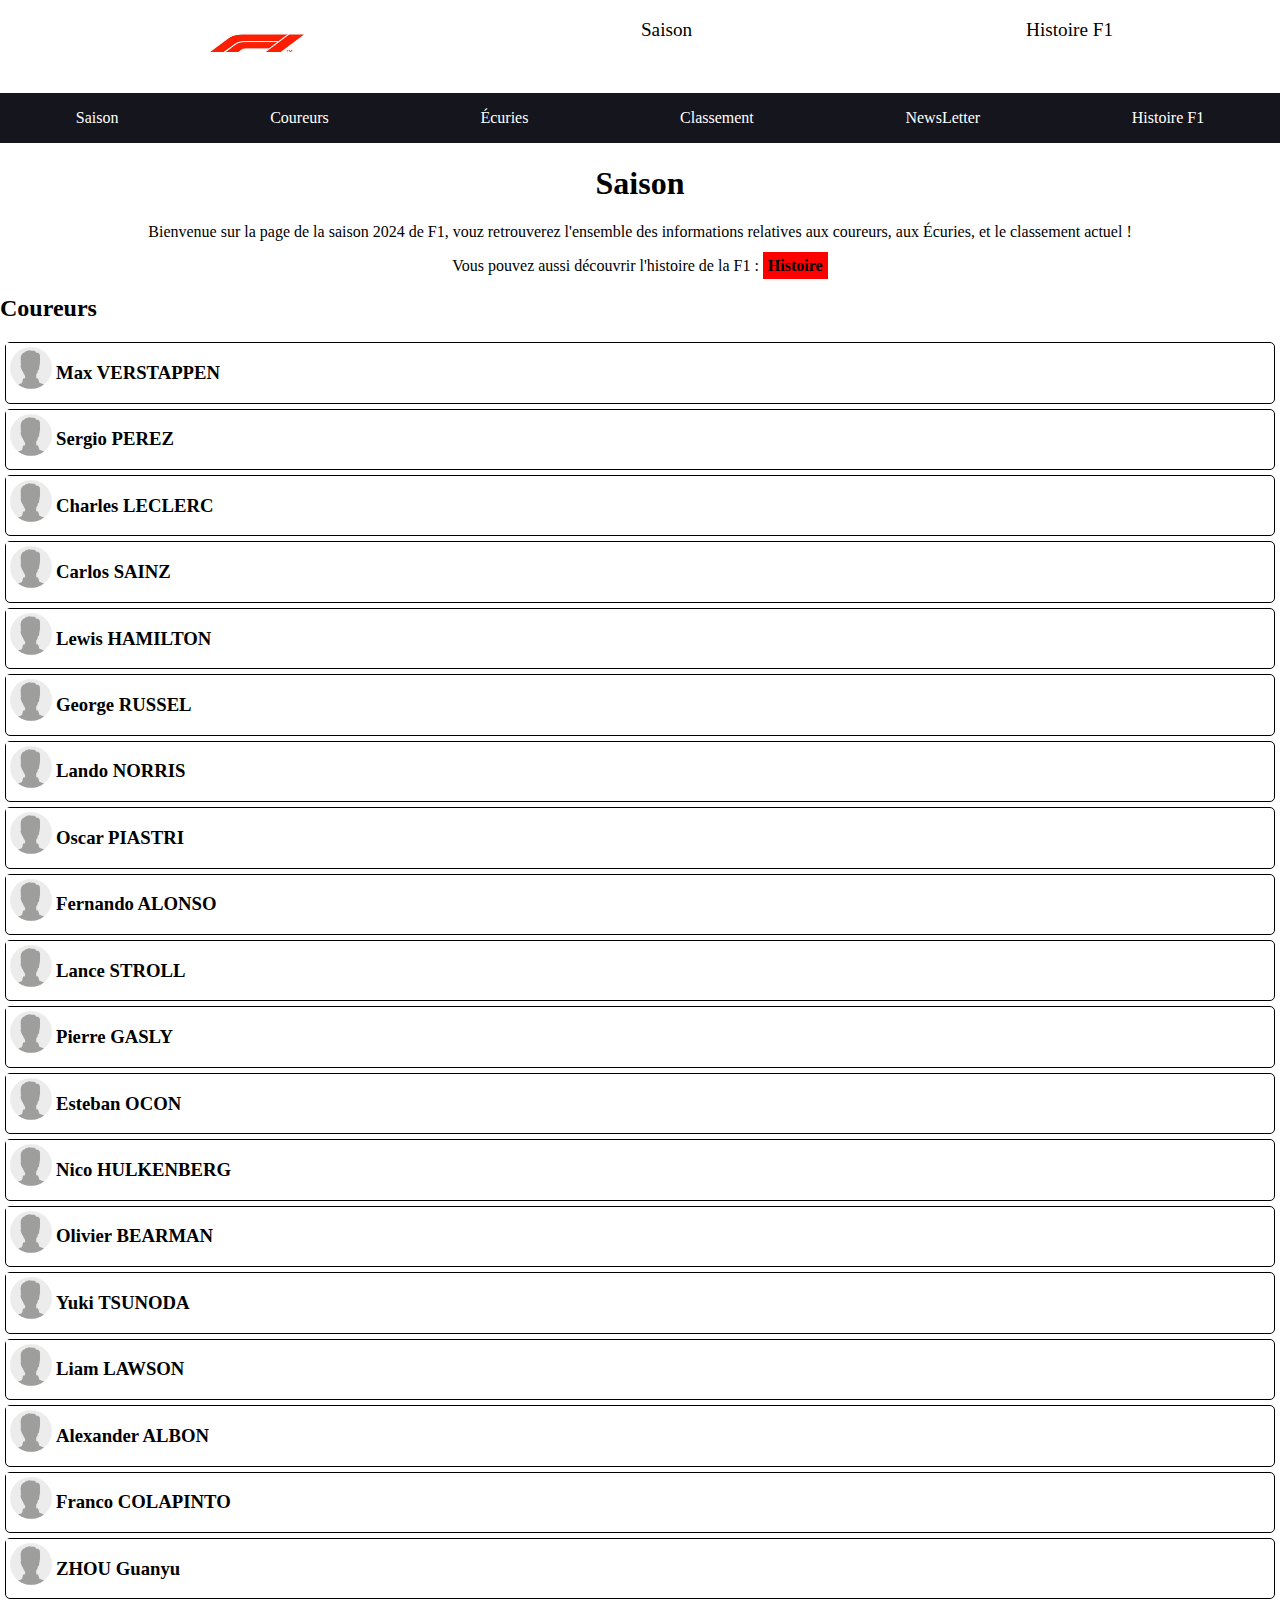
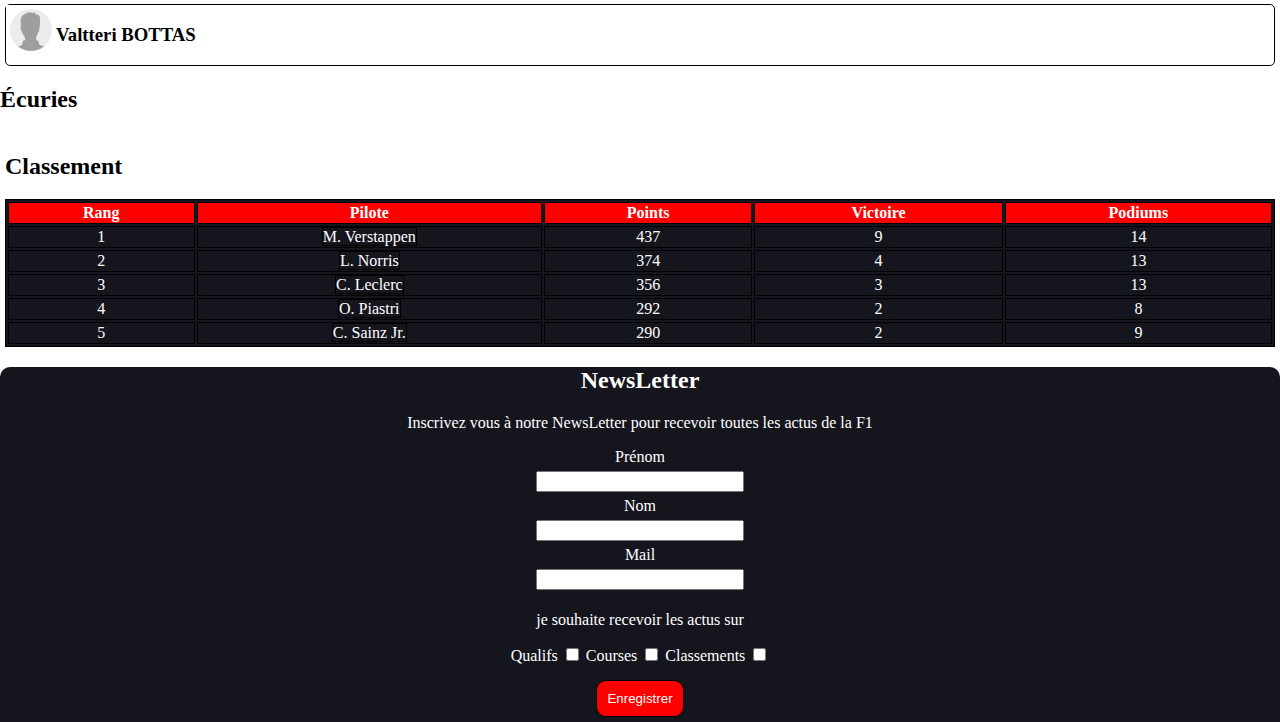
<file: Index.html>
<!DOCTYPE html>
<html lang="fr">
    <head>
        <meta charset="utf-8">
        <title>Communauté - F1 Mag</title>
        <link rel="stylesheet" type="text/css" href="assets/css/style.css">
    </head>
    <body>
        <header>
            <nav><!--Display none pour tel-->
                <ul>
                    <li><img src="assets/images/logof1.jpg" id="logo" alt="logo"></li>
                    <li><a href="Index.html">Saison</a></li>
                    <li><a href="Histoire.html">Histoire F1</a></li>
                </ul>
            </nav>
        </header>

        <nav>
            <!--Sur le coté pour ordi et en haut pour tel -->
            <a href="#saison">Saison</a>
            <a href="#coureurs">Coureurs</a>
            <a href="#ecuries">Écuries</a>
            <a href="#classment">Classement</a>
            <a href="#News">NewsLetter</a>
            <a href="Histoire.html">Histoire F1</a>
        </nav>

        <section class="acceuil" id="saison">
            <h1>Saison</h1>
            <p>Bienvenue sur la page de la saison 2024 de F1, vouz retrouverez
                l'ensemble des informations relatives aux coureurs, aux Écuries,
                et le classement actuel !
            </p>
            <p>Vous pouvez aussi découvrir l'histoire de la F1 : <a href="Histoire.html"><strong>Histoire</strong></a></p>
        </section>
        
        <section id="coureurs">
            <h2>Coureurs</h2>
            <div id="verstappen">
                <img src="assets/images/Test.jpg" alt="image coureurs">
                <h3>Max VERSTAPPEN</h3>
                <!--on met un lien vers leurs écuries-->
                <p></p>
            </div>
            <div id="perez">
                <img src="assets/images/Test.jpg" alt="image coureurs">
                <h3>Sergio PEREZ</h3>
                <!--on met un lien vers leurs écuries-->
                <p></p>
            </div>
            <div id="charles">
                <img src="assets/images/Test.jpg" alt="image coureurs">
                <h3>Charles LECLERC</h3>
                <!--on met un lien vers leurs écuries-->
                <p></p>
            </div>
            <div id="sainz">
                <img src="assets/images/Test.jpg" alt="image coureurs">
                <h3>Carlos SAINZ</h3>
                <!--on met un lien vers leurs écuries-->
                <p></p>
            </div>
            <div id="hamilton">
                <img src="assets/images/Test.jpg" alt="image coureurs">
                <h3>Lewis HAMILTON</h3>
                <!--on met un lien vers leurs écuries-->
                <p></p>
            </div>
            <div id="russel">
                <img src="assets/images/Test.jpg" alt="image coureurs">
                <h3>George RUSSEL</h3>
                <!--on met un lien vers leurs écuries-->
                <p></p>
            </div>
            <div id="norris">
                <img src="assets/images/Test.jpg" alt="image coureurs">
                <h3>Lando NORRIS</h3>
                <!--on met un lien vers leurs écuries-->
                <p></p>
            </div>
            <div id="piastri">
                <img src="assets/images/Test.jpg" alt="image coureurs">
                <h3>Oscar PIASTRI</h3>
                <!--on met un lien vers leurs écuries-->
                <p></p>
            </div>
            <div id="alonso">
                <img src="assets/images/Test.jpg" alt="image coureurs">
                <h3>Fernando ALONSO</h3>
                <!--on met un lien vers leurs écuries-->
                <p></p>
            </div>
            <div id="stroll">
                <img src="assets/images/Test.jpg" alt="image coureurs">
                <h3>Lance STROLL</h3>
                <!--on met un lien vers leurs écuries-->
                <p></p>
            </div>
            <div id="gasly">
                <img src="assets/images/Test.jpg" alt="image coureurs">
                <h3>Pierre GASLY</h3>
                <!--on met un lien vers leurs écuries-->
                <p></p>
            </div>
            <div id="ocon">
                <img src="assets/images/Test.jpg" alt="image coureurs">
                <h3>Esteban OCON</h3>
                <!--on met un lien vers leurs écuries-->
                <p></p>
            </div>
            <div id="hulkenberg">
                <img src="assets/images/Test.jpg" alt="image coureurs">
                <h3>Nico HULKENBERG</h3>
                <!--on met un lien vers leurs écuries-->
                <p></p>
            </div>
            <div id="bearman">
                <img src="assets/images/Test.jpg" alt="image coureurs">
                <h3>Olivier BEARMAN</h3>
                <!--on met un lien vers leurs écuries-->
                <p></p>
            </div>
            <div id="tsunoda">
                <img src="assets/images/Test.jpg" alt="image coureurs">
                <h3>Yuki TSUNODA</h3>
                <!--on met un lien vers leurs écuries-->
                <p></p>
            </div>
            <div id="lawson">
                <img src="assets/images/Test.jpg" alt="image coureurs">
                <h3>Liam LAWSON</h3>
                <!--on met un lien vers leurs écuries-->
                <p></p>
            </div>
            <div id="albon">
                <img src="assets/images/Test.jpg" alt="image coureurs">
                <h3>Alexander ALBON</h3>
                <!--on met un lien vers leurs écuries-->
                <p></p>
            </div>
            <div id="colapinto">
                <img src="assets/images/Test.jpg" alt="image coureurs">
                <h3>Franco COLAPINTO</h3>
                <!--on met un lien vers leurs écuries-->
                <p></p>
            </div>
            <div id="zhou">
                <img src="assets/images/Test.jpg" alt="image coureurs">
                <h3>ZHOU Guanyu</h3>
                <!--on met un lien vers leurs écuries-->
                <p></p>
            </div>
            <div id="bottas">
                <img src="assets/images/Test.jpg" alt="image coureurs">
                <h3>Valtteri BOTTAS</h3>
                <!--on met un lien vers leurs écuries-->
                <p></p>
            </div>
        </section>

        <section id="ecuries">
            <h2>Écuries</h2>
            <!-- test d'écrire "table>tr>td" et fait tab -->
        </section>

        <section id="classement">
            <h2>Classement</h2>
            <!-- test d'écrire "table>tr>td" et fait tab -->
            <table>
                <tr>
                    <th>Rang</th> <th>Pilote</th> <th>Points</th> <th>Victoire</th> <th>Podiums</th>
                </tr>
                <tr>
                    <td>1</td>
                    <td><a href="#verstappen">M. Verstappen</a></td>
                    <td>437</td>
                    <td>9</td>
                    <td>14</td>
                </tr>
                <tr>
                    <td>2</td>
                    <td><a href="#norris">L. Norris</a></td>
                    <td>374</td>
                    <td>4</td>
                    <td>13</td>
                </tr>
                <tr>
                    <td>3</td>
                    <td><a href="#charles">C. Leclerc</a></td>
                    <td>356</td>
                    <td>3</td>
                    <td>13</td>
                </tr>
                <tr>
                    <td>4</td>
                    <td><a href="#piastri">O. Piastri</a></td>
                    <td>292</td>
                    <td>2</td>
                    <td>8</td>
                </tr>
                <tr>
                    <td>5</td>
                    <td><a href="#sainz">C. Sainz Jr.</a></td>
                    <td>290</td>
                    <td>2</td>
                    <td>9</td>
                </tr>
            </table>
        </section>

        <footer id="News">
            <h2>NewsLetter</h2>
            <p>Inscrivez vous à notre NewsLetter pour recevoir toutes les actus de la F1</p>
            <form action="https://perso.liris.cnrs.fr/pierre-antoine.champin/enseignement/intro-web/_static/formproc/debug">
                <label>Prénom</label> <input name="informations" type="text">
                <label>Nom</label> <input name="informations" type="text">
                <label>Mail</label> <input name="informations" type="text">

                <p>je souhaite recevoir les actus sur</p>
                <div>
                <label>Qualifs
                <input type="checkbox" name="NewsQualifs">
                </label>
                <label>Courses
                <input type="checkbox" name="NewsCourses">
                </label>
                <label>Classements
                <input type="checkbox" name="NewsClassements">
                </label>
                </div>
                <button type="submit">Enregistrer</button>
            </form>
        </footer>
    </body>
</html>
</file>
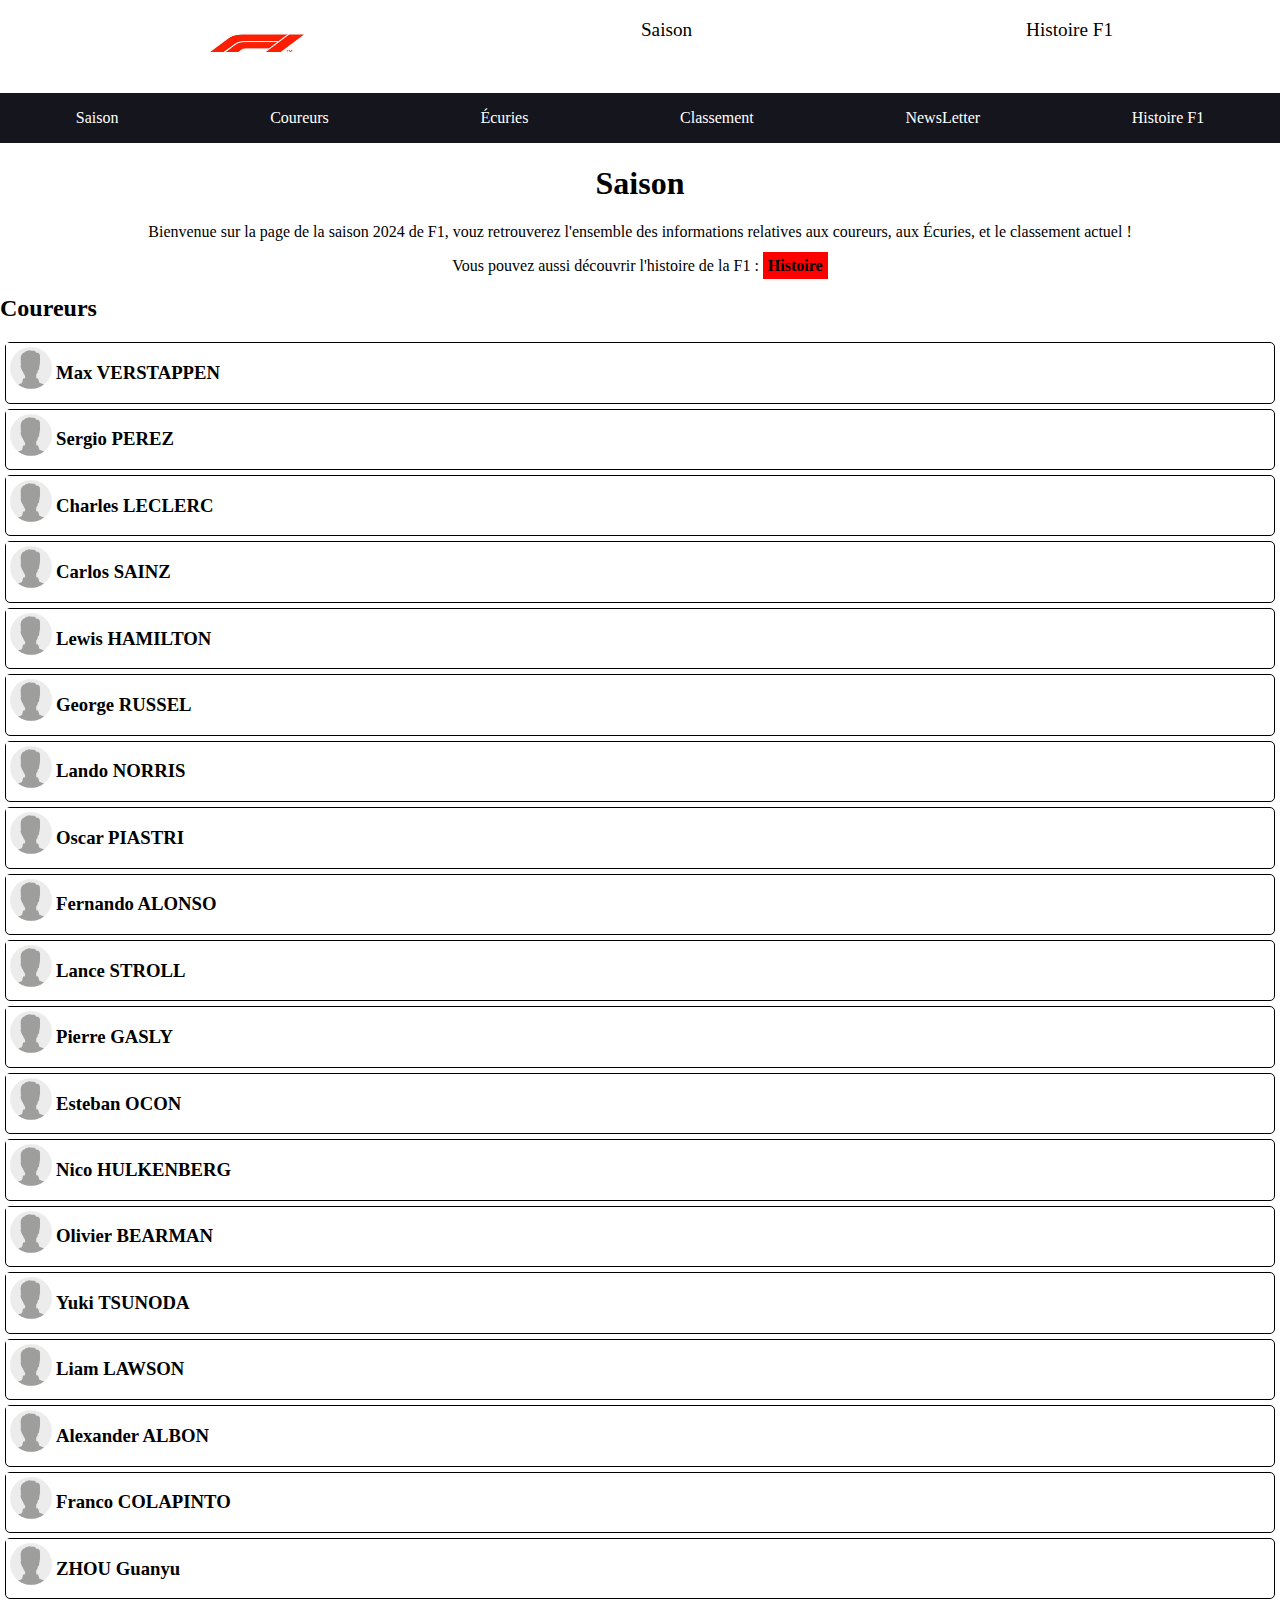
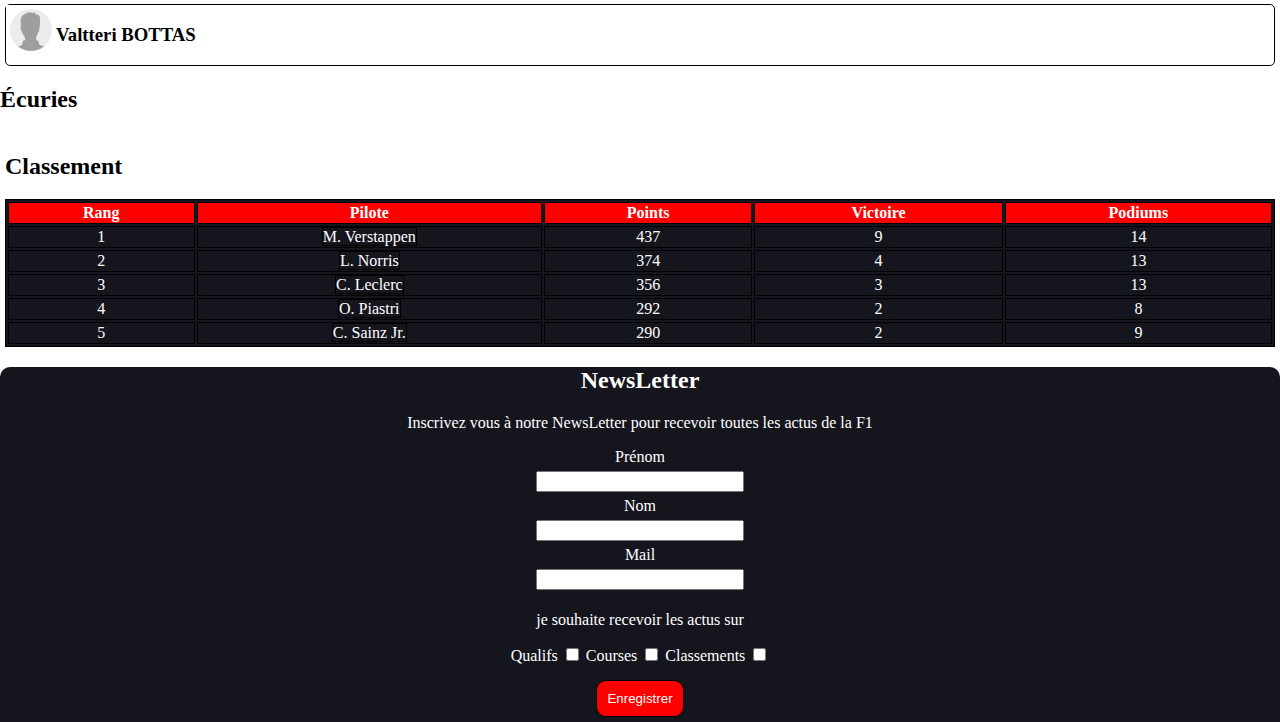
<file: index.html>
<!DOCTYPE html>
<html lang="fr">
    <head>
        <meta charset="utf-8">
        <title>Communauté - F1 Mag</title>
        <link rel="stylesheet" type="text/css" href="assets/css/style.css">
    </head>
    <body>
        <header>
            <nav><!--Display none pour tel-->
                <ul>
                    <li><img src="assets/images/logof1.jpg" id="logo" alt="logo"></li>
                    <li><a href="Index.html">Saison</a></li>
                    <li><a href="histoire.html">Histoire F1</a></li>
                </ul>
            </nav>
        </header>

        <nav>
            <!--Sur le coté pour ordi et en haut pour tel -->
            <a href="#saison">Saison</a>
            <a href="#coureurs">Coureurs</a>
            <a href="#ecuries">Écuries</a>
            <a href="#classment">Classement</a>
            <a href="#News">NewsLetter</a>
            <a href="histoire.html">Histoire F1</a>
        </nav>

        <section class="acceuil" id="saison">
            <h1>Saison</h1>
            <p>Bienvenue sur la page de la saison 2024 de F1, vouz retrouverez
                l'ensemble des informations relatives aux coureurs, aux Écuries,
                et le classement actuel !
            </p>
            <p>Vous pouvez aussi découvrir l'histoire de la F1 : <a href="histoire.html"><strong>Histoire</strong></a></p>
        </section>
        
        <section id="coureurs">
            <h2>Coureurs</h2>
            <div id="verstappen">
                <img src="assets/images/Test.jpg" alt="image coureurs">
                <h3>Max VERSTAPPEN</h3>
                <!--on met un lien vers leurs écuries-->
                <p></p>
            </div>
            <div id="perez">
                <img src="assets/images/Test.jpg" alt="image coureurs">
                <h3>Sergio PEREZ</h3>
                <!--on met un lien vers leurs écuries-->
                <p></p>
            </div>
            <div id="charles">
                <img src="assets/images/Test.jpg" alt="image coureurs">
                <h3>Charles LECLERC</h3>
                <!--on met un lien vers leurs écuries-->
                <p></p>
            </div>
            <div id="sainz">
                <img src="assets/images/Test.jpg" alt="image coureurs">
                <h3>Carlos SAINZ</h3>
                <!--on met un lien vers leurs écuries-->
                <p></p>
            </div>
            <div id="hamilton">
                <img src="assets/images/Test.jpg" alt="image coureurs">
                <h3>Lewis HAMILTON</h3>
                <!--on met un lien vers leurs écuries-->
                <p></p>
            </div>
            <div id="russel">
                <img src="assets/images/Test.jpg" alt="image coureurs">
                <h3>George RUSSEL</h3>
                <!--on met un lien vers leurs écuries-->
                <p></p>
            </div>
            <div id="norris">
                <img src="assets/images/Test.jpg" alt="image coureurs">
                <h3>Lando NORRIS</h3>
                <!--on met un lien vers leurs écuries-->
                <p></p>
            </div>
            <div id="piastri">
                <img src="assets/images/Test.jpg" alt="image coureurs">
                <h3>Oscar PIASTRI</h3>
                <!--on met un lien vers leurs écuries-->
                <p></p>
            </div>
            <div id="alonso">
                <img src="assets/images/Test.jpg" alt="image coureurs">
                <h3>Fernando ALONSO</h3>
                <!--on met un lien vers leurs écuries-->
                <p></p>
            </div>
            <div id="stroll">
                <img src="assets/images/Test.jpg" alt="image coureurs">
                <h3>Lance STROLL</h3>
                <!--on met un lien vers leurs écuries-->
                <p></p>
            </div>
            <div id="gasly">
                <img src="assets/images/Test.jpg" alt="image coureurs">
                <h3>Pierre GASLY</h3>
                <!--on met un lien vers leurs écuries-->
                <p></p>
            </div>
            <div id="ocon">
                <img src="assets/images/Test.jpg" alt="image coureurs">
                <h3>Esteban OCON</h3>
                <!--on met un lien vers leurs écuries-->
                <p></p>
            </div>
            <div id="hulkenberg">
                <img src="assets/images/Test.jpg" alt="image coureurs">
                <h3>Nico HULKENBERG</h3>
                <!--on met un lien vers leurs écuries-->
                <p></p>
            </div>
            <div id="bearman">
                <img src="assets/images/Test.jpg" alt="image coureurs">
                <h3>Olivier BEARMAN</h3>
                <!--on met un lien vers leurs écuries-->
                <p></p>
            </div>
            <div id="tsunoda">
                <img src="assets/images/Test.jpg" alt="image coureurs">
                <h3>Yuki TSUNODA</h3>
                <!--on met un lien vers leurs écuries-->
                <p></p>
            </div>
            <div id="lawson">
                <img src="assets/images/Test.jpg" alt="image coureurs">
                <h3>Liam LAWSON</h3>
                <!--on met un lien vers leurs écuries-->
                <p></p>
            </div>
            <div id="albon">
                <img src="assets/images/Test.jpg" alt="image coureurs">
                <h3>Alexander ALBON</h3>
                <!--on met un lien vers leurs écuries-->
                <p></p>
            </div>
            <div id="colapinto">
                <img src="assets/images/Test.jpg" alt="image coureurs">
                <h3>Franco COLAPINTO</h3>
                <!--on met un lien vers leurs écuries-->
                <p></p>
            </div>
            <div id="zhou">
                <img src="assets/images/Test.jpg" alt="image coureurs">
                <h3>ZHOU Guanyu</h3>
                <!--on met un lien vers leurs écuries-->
                <p></p>
            </div>
            <div id="bottas">
                <img src="assets/images/Test.jpg" alt="image coureurs">
                <h3>Valtteri BOTTAS</h3>
                <!--on met un lien vers leurs écuries-->
                <p></p>
            </div>
        </section>

        <section id="ecuries">
            <h2>Écuries</h2>
            <!-- test d'écrire "table>tr>td" et fait tab -->
        </section>

        <section id="classement">
            <h2>Classement</h2>
            <!-- test d'écrire "table>tr>td" et fait tab -->
            <table>
                <tr>
                    <th>Rang</th> <th>Pilote</th> <th>Points</th> <th>Victoire</th> <th>Podiums</th>
                </tr>
                <tr>
                    <td>1</td>
                    <td><a href="#verstappen">M. Verstappen</a></td>
                    <td>437</td>
                    <td>9</td>
                    <td>14</td>
                </tr>
                <tr>
                    <td>2</td>
                    <td><a href="#norris">L. Norris</a></td>
                    <td>374</td>
                    <td>4</td>
                    <td>13</td>
                </tr>
                <tr>
                    <td>3</td>
                    <td><a href="#charles">C. Leclerc</a></td>
                    <td>356</td>
                    <td>3</td>
                    <td>13</td>
                </tr>
                <tr>
                    <td>4</td>
                    <td><a href="#piastri">O. Piastri</a></td>
                    <td>292</td>
                    <td>2</td>
                    <td>8</td>
                </tr>
                <tr>
                    <td>5</td>
                    <td><a href="#sainz">C. Sainz Jr.</a></td>
                    <td>290</td>
                    <td>2</td>
                    <td>9</td>
                </tr>
            </table>
        </section>

        <footer id="News">
            <h2>NewsLetter</h2>
            <p>Inscrivez vous à notre NewsLetter pour recevoir toutes les actus de la F1</p>
            <form action="https://perso.liris.cnrs.fr/pierre-antoine.champin/enseignement/intro-web/_static/formproc/debug">
                <label>Prénom</label> <input name="informations" type="text">
                <label>Nom</label> <input name="informations" type="text">
                <label>Mail</label> <input name="informations" type="text">

                <p>je souhaite recevoir les actus sur</p>
                <div>
                <label>Qualifs
                <input type="checkbox" name="NewsQualifs">
                </label>
                <label>Courses
                <input type="checkbox" name="NewsCourses">
                </label>
                <label>Classements
                <input type="checkbox" name="NewsClassements">
                </label>
                </div>
                <button type="submit">Enregistrer</button>
            </form>
        </footer>
    </body>
</html>
</file>
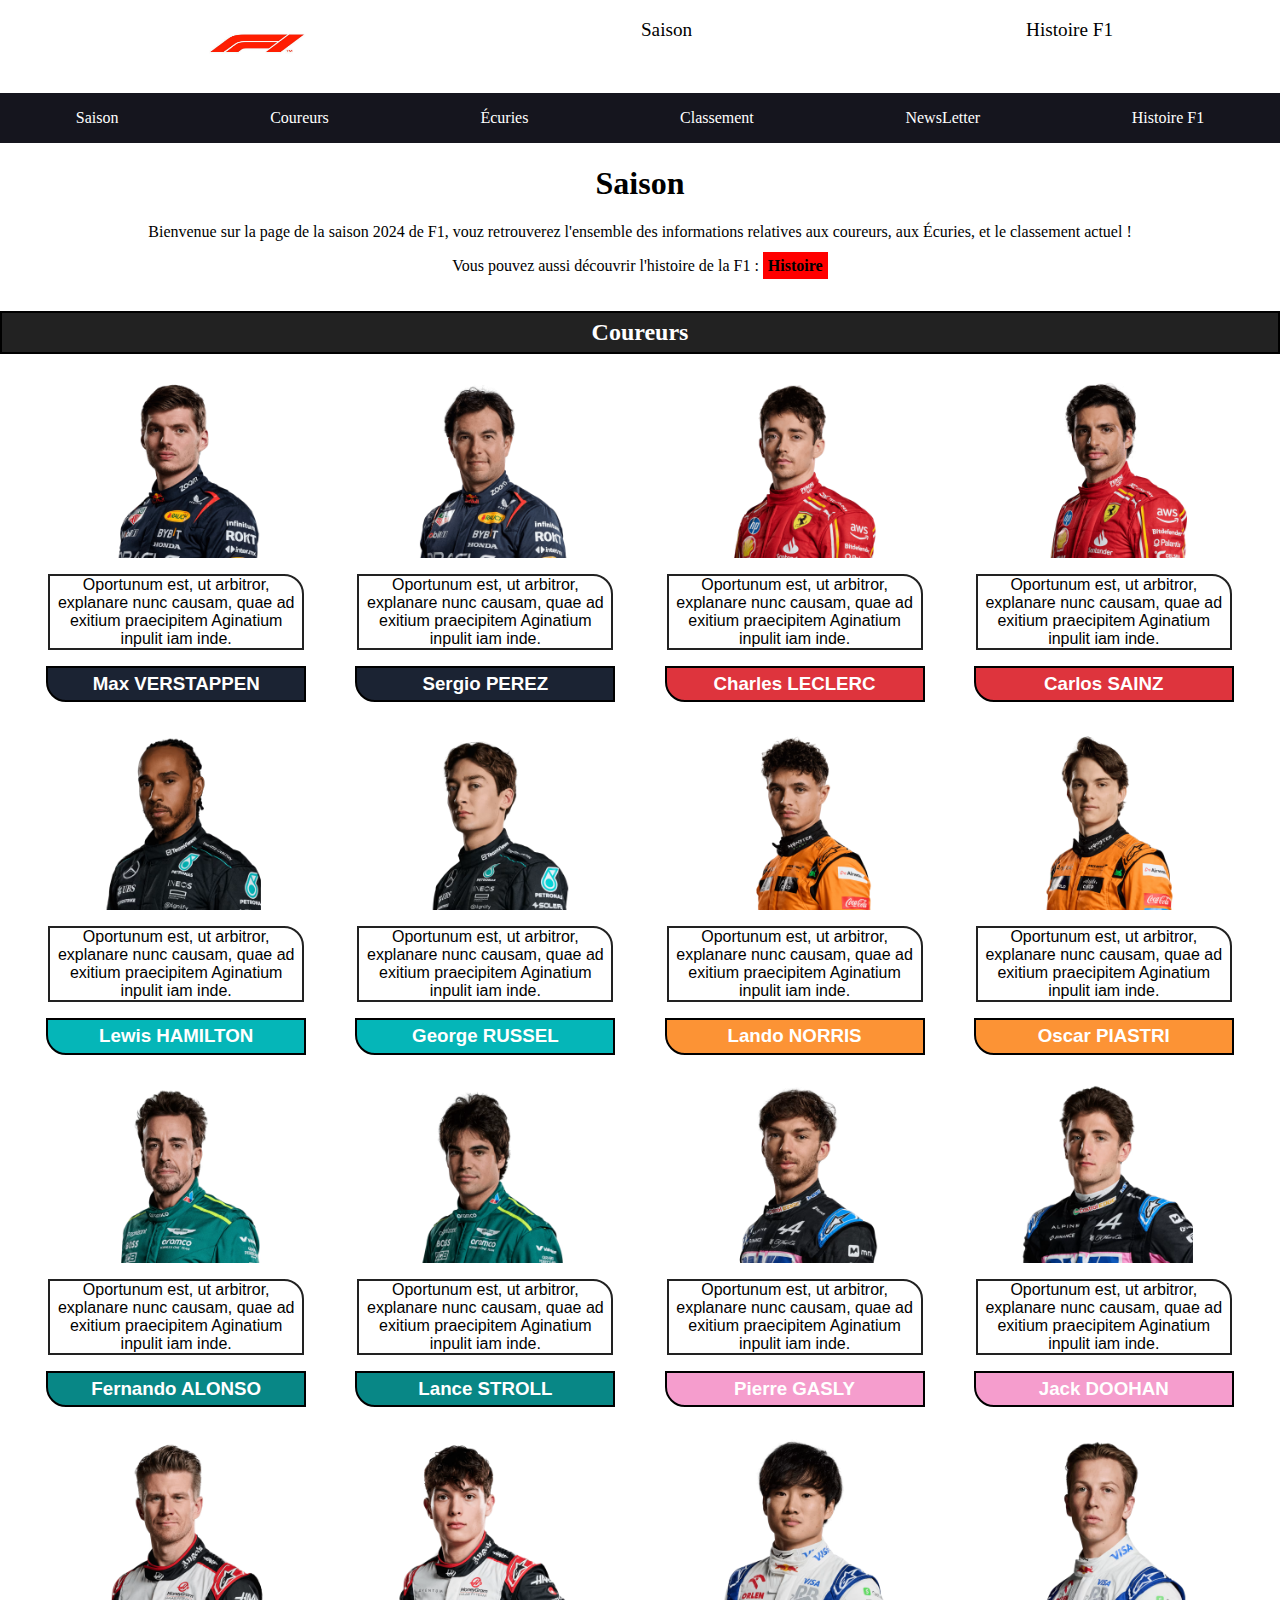
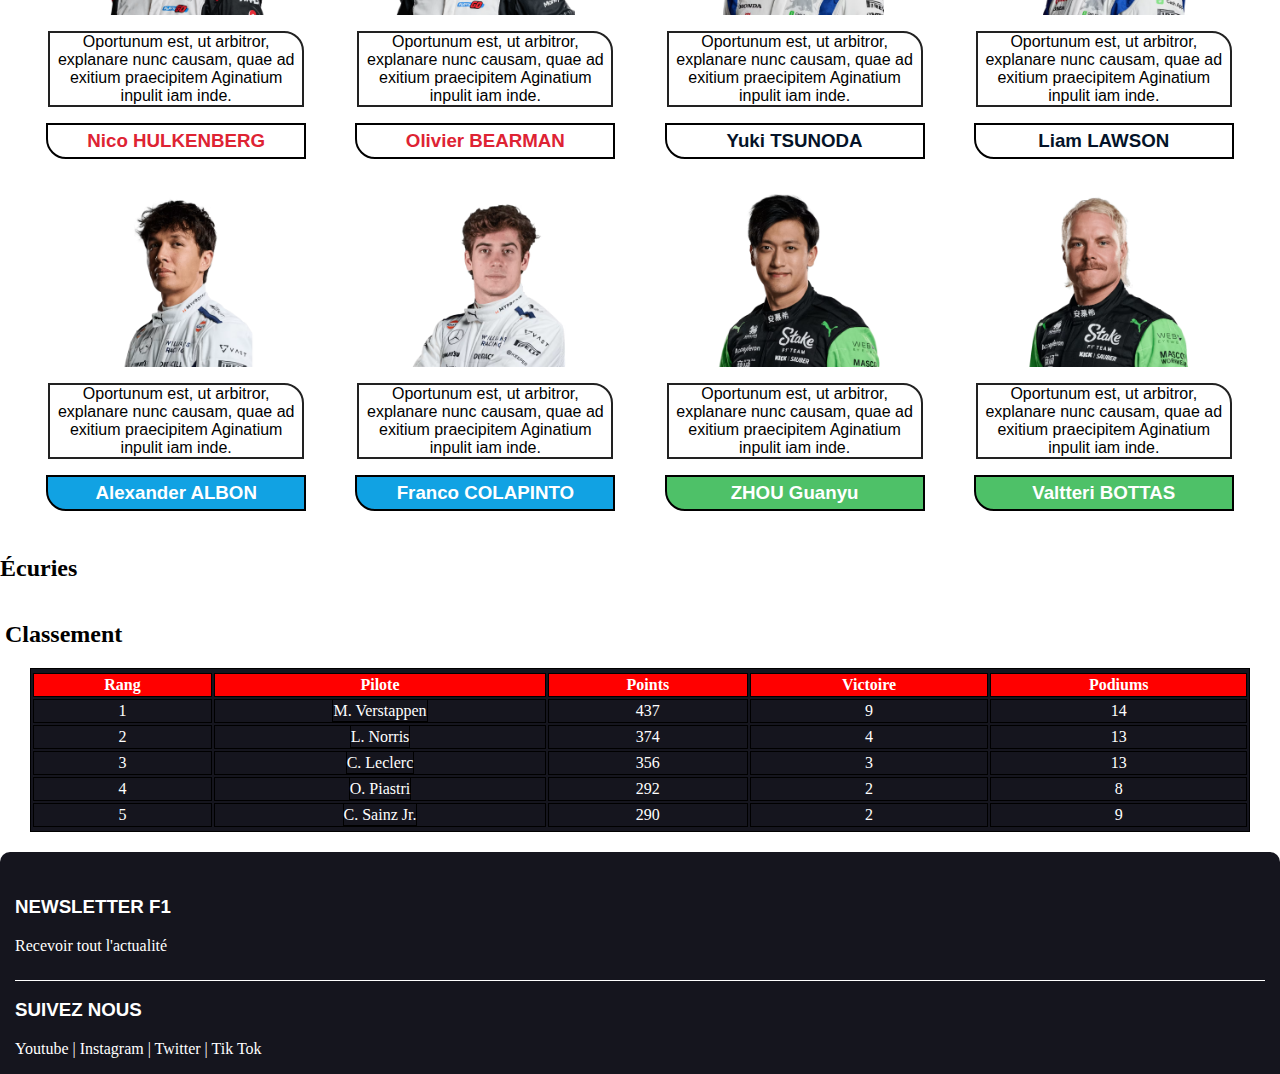
<file: docs/index.html>
<!DOCTYPE html>
<html lang="fr">
    <head>
        <meta charset="utf-8">
        <title>Communauté F1 - Saison</title>
        <link rel="stylesheet" type="text/css" href="assets/css/style.css">
        <link rel="icon" type="image/x-icon" href="assets/images/favicon.ico">
    </head>
    <body>
        <header>
            <nav><!--Display none pour tel-->
                <ul>
                    <li><img src="assets/images/logof1.jpg" id="logo" alt="logo"></li>
                    <li><a href="index.html">Saison</a></li>
                    <li><a href="histoire.html">Histoire F1</a></li>
                </ul>
            </nav>
        </header>

        <nav>
            <!--Sur le coté pour ordi et en haut pour tel -->
            <a href="#saison">Saison</a>
            <a href="#coureurs">Coureurs</a>
            <a href="#ecuries">Écuries</a>
            <a href="#classement">Classement</a>
            <a href="#fin">NewsLetter</a>
            <a href="histoire.html">Histoire F1</a>
        </nav>

        <section class="accueil" id="saison">
            <h1>Saison</h1>
            <p>Bienvenue sur la page de la saison 2024 de F1, vouz retrouverez
                l'ensemble des informations relatives aux coureurs, aux Écuries,
                et le classement actuel !
            </p>
            <p>Vous pouvez aussi découvrir l'histoire de la F1 : <a href="histoire.html"><strong>Histoire</strong></a></p>
        </section>
        
        <section id="coureurs">
            <h2>Coureurs</h2>
            <div id="verstappen">
                <img src="assets/images/maxver.png" alt="image coureurs">
                <h3>Max VERSTAPPEN</h3>
                <!--on met un lien vers leurs écuries-->
                <p>Oportunum est, ut arbitror, explanare nunc causam, quae ad exitium praecipitem Aginatium inpulit iam inde.</p>
            </div>
            <div id="perez">
                <img src="assets/images/serper.png" alt="image coureurs">
                <h3>Sergio PEREZ</h3>
                <!--on met un lien vers leurs écuries-->
                <p>Oportunum est, ut arbitror, explanare nunc causam, quae ad exitium praecipitem Aginatium inpulit iam inde.</p>
            </div>
            <div id="leclerc">
                <img src="assets/images/chalec.png" alt="image coureurs">
                <h3>Charles LECLERC</h3>
                <!--on met un lien vers leurs écuries-->
                <p>Oportunum est, ut arbitror, explanare nunc causam, quae ad exitium praecipitem Aginatium inpulit iam inde.</p>
            </div>
            <div id="sainz">
                <img src="assets/images/carsai.png" alt="image coureurs">
                <h3>Carlos SAINZ</h3>
                <!--on met un lien vers leurs écuries-->
                <p>Oportunum est, ut arbitror, explanare nunc causam, quae ad exitium praecipitem Aginatium inpulit iam inde.</p>
            </div>
            <div id="hamilton">
                <img src="assets/images/lewham.png" alt="image coureurs">
                <h3>Lewis HAMILTON</h3>
                <!--on met un lien vers leurs écuries-->
                <p>Oportunum est, ut arbitror, explanare nunc causam, quae ad exitium praecipitem Aginatium inpulit iam inde.</p>
            </div>
            <div id="russel">
                <img src="assets/images/georus.png" alt="image coureurs">
                <h3>George RUSSEL</h3>
                <!--on met un lien vers leurs écuries-->
                <p>Oportunum est, ut arbitror, explanare nunc causam, quae ad exitium praecipitem Aginatium inpulit iam inde.</p>
            </div>
            <div id="norris">
                <img src="assets/images/lannor.png" alt="image coureurs">
                <h3>Lando NORRIS</h3>
                <!--on met un lien vers leurs écuries-->
                <p>Oportunum est, ut arbitror, explanare nunc causam, quae ad exitium praecipitem Aginatium inpulit iam inde.</p>
            </div>
            <div id="piastri">
                <img src="assets/images/oscpia.png" alt="image coureurs">
                <h3>Oscar PIASTRI</h3>
                <!--on met un lien vers leurs écuries-->
                <p>Oportunum est, ut arbitror, explanare nunc causam, quae ad exitium praecipitem Aginatium inpulit iam inde.</p>
            </div>
            <div id="alonso">
                <img src="assets/images/feralo.png" alt="image coureurs">
                <h3>Fernando ALONSO</h3>
                <!--on met un lien vers leurs écuries-->
                <p>Oportunum est, ut arbitror, explanare nunc causam, quae ad exitium praecipitem Aginatium inpulit iam inde.</p>
            </div>
            <div id="stroll">
                <img src="assets/images/lanstr.png" alt="image coureurs">
                <h3>Lance STROLL</h3>
                <!--on met un lien vers leurs écuries-->
                <p>Oportunum est, ut arbitror, explanare nunc causam, quae ad exitium praecipitem Aginatium inpulit iam inde.</p>
            </div>
            <div id="gasly">
                <img src="assets/images/piegas.png" alt="image coureurs">
                <h3>Pierre GASLY</h3>
                <!--on met un lien vers leurs écuries-->
                <p>Oportunum est, ut arbitror, explanare nunc causam, quae ad exitium praecipitem Aginatium inpulit iam inde.</p>
            </div>
            <div id="doohan">
                <img src="assets/images/jacdoo.png" alt="image coureurs">
                <h3>Jack DOOHAN</h3>
                <!--on met un lien vers leurs écuries-->
                <p>Oportunum est, ut arbitror, explanare nunc causam, quae ad exitium praecipitem Aginatium inpulit iam inde.</p>
            </div>
            <div id="hulkenberg">
                <img src="assets/images/nichul.png" alt="image coureurs">
                <h3>Nico HULKENBERG</h3>
                <!--on met un lien vers leurs écuries-->
                <p>Oportunum est, ut arbitror, explanare nunc causam, quae ad exitium praecipitem Aginatium inpulit iam inde.</p>
            </div>
            <div id="bearman">
                <img src="assets/images/olibea.png" alt="image coureurs">
                <h3>Olivier BEARMAN</h3>
                <!--on met un lien vers leurs écuries-->
                <p>Oportunum est, ut arbitror, explanare nunc causam, quae ad exitium praecipitem Aginatium inpulit iam inde.</p>
            </div>
            <div id="tsunoda">
                <img src="assets/images/yuktsu.png" alt="image coureurs">
                <h3>Yuki TSUNODA</h3>
                <!--on met un lien vers leurs écuries-->
                <p>Oportunum est, ut arbitror, explanare nunc causam, quae ad exitium praecipitem Aginatium inpulit iam inde.</p>
            </div>
            <div id="lawson">
                <img src="assets/images/lialaw.png" alt="image coureurs">
                <h3>Liam LAWSON</h3>
                <!--on met un lien vers leurs écuries-->
                <p>Oportunum est, ut arbitror, explanare nunc causam, quae ad exitium praecipitem Aginatium inpulit iam inde.</p>
            </div>
            <div id="albon">
                <img src="assets/images/alealb.png" alt="image coureurs">
                <h3>Alexander ALBON</h3>
                <!--on met un lien vers leurs écuries-->
                <p>Oportunum est, ut arbitror, explanare nunc causam, quae ad exitium praecipitem Aginatium inpulit iam inde.</p>
            </div>
            <div id="colapinto">
                <img src="assets/images/fracol.png" alt="image coureurs">
                <h3>Franco COLAPINTO</h3>
                <!--on met un lien vers leurs écuries-->
                <p>Oportunum est, ut arbitror, explanare nunc causam, quae ad exitium praecipitem Aginatium inpulit iam inde.</p>
            </div>
            <div id="zhou">
                <img src="assets/images/guazho.png" alt="image coureurs">
                <h3>ZHOU Guanyu</h3>
                <!--on met un lien vers leurs écuries-->
                <p>Oportunum est, ut arbitror, explanare nunc causam, quae ad exitium praecipitem Aginatium inpulit iam inde.</p>
            </div>
            <div id="bottas">
                <img src="assets/images/valbot.png" alt="image coureurs">
                <h3>Valtteri BOTTAS</h3>
                <!--on met un lien vers leurs écuries-->
                <p>Oportunum est, ut arbitror, explanare nunc causam, quae ad exitium praecipitem Aginatium inpulit iam inde.</p>
            </div>
        </section>

        <section id="ecuries">
            <h2>Écuries</h2>
            <!-- test d'écrire "table>tr>td" et fait tab -->
        </section>

        <section id="classement">
            <h2>Classement</h2>
            <!-- test d'écrire "table>tr>td" et fait tab -->
            <table>
                <tr>
                    <th>Rang</th> <th>Pilote</th> <th>Points</th> <th>Victoire</th> <th>Podiums</th>
                </tr>
                <tr>
                    <td>1</td>
                    <td><a href="#verstappen">M. Verstappen</a></td>
                    <td>437</td>
                    <td>9</td>
                    <td>14</td>
                </tr>
                <tr>
                    <td>2</td>
                    <td><a href="#norris">L. Norris</a></td>
                    <td>374</td>
                    <td>4</td>
                    <td>13</td>
                </tr>
                <tr>
                    <td>3</td>
                    <td><a href="#charles">C. Leclerc</a></td>
                    <td>356</td>
                    <td>3</td>
                    <td>13</td>
                </tr>
                <tr>
                    <td>4</td>
                    <td><a href="#piastri">O. Piastri</a></td>
                    <td>292</td>
                    <td>2</td>
                    <td>8</td>
                </tr>
                <tr>
                    <td>5</td>
                    <td><a href="#sainz">C. Sainz Jr.</a></td>
                    <td>290</td>
                    <td>2</td>
                    <td>9</td>
                </tr>
            </table>
        </section>

        <footer id="fin">
            <section>
                <h3>NEWSLETTER F1</h3>
                <a href="NewsLetter.html">Recevoir tout l'actualité</a>
            </section>
            <section>
                <h3>SUIVEZ NOUS</h3>
                    <!-- ajouter des logos des réseaux sociaux-->
                    <p><a href="">Youtube</a> | <a href="">Instagram</a> | <a href="">Twitter</a> | <a href="">Tik Tok</a></p>
            </section>
        </footer>
    </body>
</html>
</file>
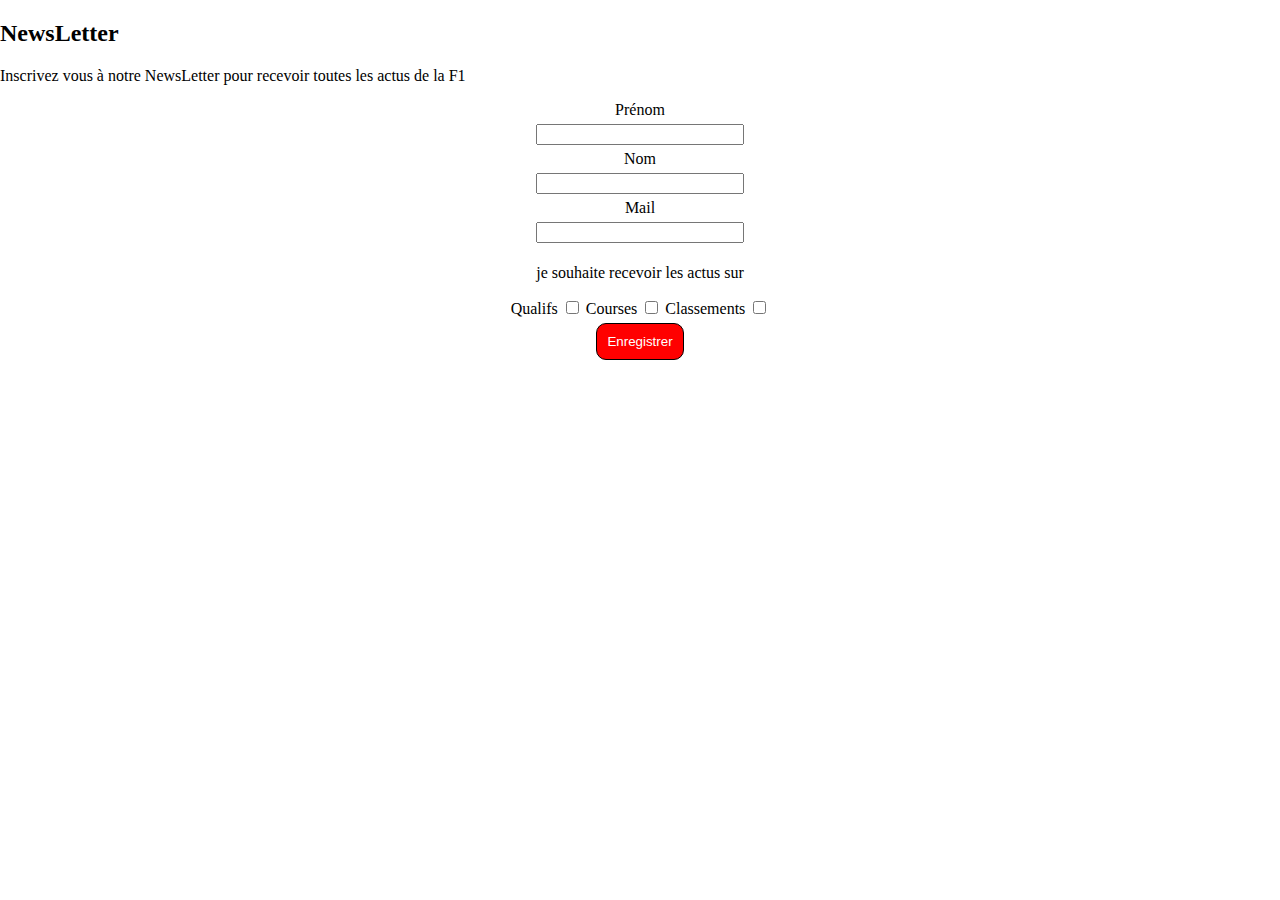
<file: docs/NewsLetter.html>
<!DOCTYPE html>
<html lang="en">
<head>
    <meta charset="UTF-8">
    <link rel="stylesheet" type="text/css" href="assets/css/style.css">
    <title>Communauté F1 - NewsLetter</title>
</head>
<body>
    <section id="News">
        <h2>NewsLetter</h2>
        <p>Inscrivez vous à notre NewsLetter pour recevoir toutes les actus de la F1</p>
        <form action="https://perso.liris.cnrs.fr/pierre-antoine.champin/enseignement/intro-web/_static/formproc/debug">
            <label>Prénom</label> <input name="informations" type="text">
            <label>Nom</label> <input name="informations" type="text">
            <label>Mail</label> <input name="informations" type="text">

            <p>je souhaite recevoir les actus sur</p>
            <div>
            <label>Qualifs
            <input type="checkbox" name="NewsQualifs">
            </label>
            <label>Courses
            <input type="checkbox" name="NewsCourses">
            </label>
            <label>Classements
            <input type="checkbox" name="NewsClassements">
            </label>
            </div>
            <button type="submit">Enregistrer</button>
        </form>
    </section>
</body>
</html>
</file>
<file: assets/css/style.css>
/* règles pour grands écrans */
@media (min-width: 501px){

}

@media (max-width: 500px){
    header li:nth-child(n+2){
        display: none;
    }
}

/* règles générales et pour petits écran */

footer{
    background-color: rgb(21, 21, 30);
    color: white;
    text-align: center;
    border-top-left-radius: 10px;
    border-top-right-radius: 10px;
}

strong{
    background-color: rgb(255,0,0);
    padding: 5px;
}

strong:hover{
    color: #222222;
    background-color: #ff6666;
}

section p:last-child a, section p:last-child a:visited{
    color: black;
}

section p:last-child a:active strong{
    background-color: rgb(255,100,100);
}

form{
    display: flex;
    flex-direction: column;
    align-items: center;
}

input[type="text"]{
    width: 200px;
    margin: 5px;
}

section > div img{
    width: 50px;
    height: 50px;
}

section > div{
    display: flex;
    border: black 1px solid;
    margin: 5px;
    border-radius: 5px;
}

footer div{
    margin-bottom: 10px;
}

button{
    margin: 5px;
    padding: 10px;
    border-radius: 10px;
    border: solid black 1px;
    color: white;
    background-color: red;
}

button:hover{
    color: black;
    background-color: #ff6666;
}

.acceuil{
    text-align: center;
}

/* enlève les points devant la liste */
/* met la liste en ligne */
ul li{
    list-style-type: none;
    margin-left: 10px;
    margin-right: 10px;
}

body ul{
    display: flex;
    justify-content: space-around;
}

header nav{
    font-size: larger;
    text-align: center;
}

header nav a, header nav a:visited{
    color: black;
}

/* enlève le soulignement des liens */
a{
    text-decoration: none;
}

body > nav{
    position: sticky;
    top: 0;
    background-color: white;
    display: flex;
    justify-content: space-around;
    flex-grow: 1;
    text-align: center;
}

body > nav a, body > nav a:visited{
    display: block;
    color: white;
    background-color: rgb(21, 21, 30);
    flex-grow: 1;
    padding-top: 1rem;
    padding-bottom: 1rem;
}

body > nav a:hover{
    color: black;
    background-color: lightgrey;
}

body{
    margin: 0;
}

#logo{
    width: 100px;
    height: 50px;
}

td{
    text-align: center;
}

th{
    padding-right: 7.5px;
    padding-left: 7.5px;
    background-color: red;
}

table, table *{
    border: solid black 1px;
    color: white;
}

table{
    background-color: rgb(21, 21, 30);
}

#classement{
    display: flex;
    justify-content: center;
    flex-direction: column;
    margin: 5px;
}
</file>
<file: docs/assets/css/style.css>
/* règles générales et pour petits écran */

/* header */
strong{
    background-color: rgb(255,0,0);
    padding: 5px;
}

strong:hover{
    color: #222222;
    background-color: #ff6666;
}

header li:nth-child(n+2){
    display: none;
}





/* nav du header */
header nav{
    font-size: larger;
    text-align: center;
}

header nav a, header nav a:visited{
    color: black;
}

body ul{
    display: flex;
    justify-content: space-around;
}





/* barre de navigation */
body > nav{
    background-color: white;
    display: flex;
    justify-content: space-around;
    flex-grow: 1;
    text-align: center;
}

body > nav a, body > nav a:visited{
    display: block;
    color: white;
    background-color: rgb(21, 21, 30);
    flex-grow: 1;
    padding-top: 1rem;
    padding-bottom: 1rem;
}

body > nav a:hover{
    color: black;
    background-color: lightgrey;
}





/* section saison */
section p:last-child a, section p:last-child a:visited{
    color: black;
}

section p:last-child a:active strong{
    background-color: rgb(255,100,100);
}





/* accueil */
.accueil{
    text-align: center;
}





/* form (NewsLetter.html) */
form{
    display: flex;
    flex-direction: column;
    align-items: center;
}

input[type="text"]{
    width: 200px;
    margin: 5px;
}

button{
    margin: 5px;
    padding: 10px;
    border-radius: 10px;
    border: solid black 1px;
    color: white;
    background-color: red;
}

button:hover{
    color: black;
    background-color: #ff6666;
}





/* section coureurs */
section#coureurs > div img{
    width: 70%;
    height: 70%;
}

#coureurs{
    display: flex;
    justify-content: space-evenly;
    flex-wrap: wrap;
}

#coureurs h2{
    width: 100%;
    text-align: center;
    padding-top: 0.25em;
    padding-bottom: 0.25em;
    background-color: #222222;
    color: white;
    border: black solid 2px;
    font-family: Cambria, Cochin, Georgia, Times, 'Times New Roman', serif;
}

#coureurs h3{
    width: 100%;
    margin-top: 0;
    padding-top: 2%;
    color: white;
    padding-bottom: 2%;
    border-bottom-left-radius: 20px;
    order: 1;
    border: black solid 2px;
    font-family: Arial, Helvetica, sans-serif;
}

#coureurs > div{
    display: flex;
    flex-direction: column;
    align-items: center;
    margin: 5px;
    border-radius: 5px;
    width: 40%;
    text-align: center;
}

#coureurs p{
    border-top-right-radius: 20px;
    height: 100%;
    border: #222222 solid 2px;
    font-family: 'Trebuchet MS', 'Lucida Sans Unicode', 'Lucida Grande', 'Lucida Sans', Arial, sans-serif;
}

#verstappen h3, #perez h3{
    background-color: #1b2333;
}

#sainz h3, #leclerc h3{
    background-color: #de343d;
}

#hamilton h3, #russel h3{
    background-color: #05b6b8;
}

#norris h3, #piastri h3{
    background-color: #fc9335;
}

#alonso h3, #stroll h3{
    background-color: #088786;
}

#gasly h3, #doohan h3{
    background-color: #f59dcd;
}

#hulkenberg h3, #bearman h3{
    background-color: white;
    color: #de2333;
}

#tsunoda h3, #lawson h3{
    color: #041328;
    background-color: white;
}

#albon h3, #colapinto h3{
    background-color: #11a2e3;
}

#zhou h3, #bottas h3{
    background-color: #4ec168;
}





/* général */
/* enlève le soulignement des liens */
a{
    text-decoration: none;
}

body{
    margin: 0;
}

html{
    scroll-behavior: smooth;
}

#logo{
    width: 100px;
    height: 50px;
}

ul li{
    list-style-type: none; /* enlève les points devant la liste */
    margin-left: 10px;
    margin-right: 10px;
}





/* section du classement*/
td{
    text-align: center;
}

th{
    padding-right: 7.5px;
    padding-left: 7.5px;
    background-color: red;
}

table, table *{
    border: solid black 1px;
    color: white;
    padding-top: 2px;
    padding-bottom: 2px;
}

table{
    background-color: rgb(21, 21, 30);
    margin-left: 25px;
    margin-right: 25px;
}

#classement{
    display: flex;
    justify-content: center;
    flex-direction: column;
    margin: 5px;
}





/* footer */
footer{
    background-color: rgb(21, 21, 30);
    color: white;
    text-align: center;
    border-top-left-radius: 10px;
    border-top-right-radius: 10px;
}

/* footer de index.html*/
footer#fin h3{
    font-family: Optima, sans-serif;
}

footer#fin > :nth-child(n+2){
    border-top: white solid 1px;
    margin-left: 15px;
    margin-right: 15px;
}

footer#fin a:visited, footer#fin a{
    color: white;
}

footer#fin > :nth-last-child(n+2){
    margin-top: 5px;
    margin-bottom: 20px;
}

footer#fin > :last-child{
    margin-top: 5px;
}

footer#fin{
    text-align: left;
    margin-top: 20px;
    display: flex;
    flex-direction: column;
}

footer#fin > :first-child{
    padding-top: 20px;
    margin-left: 15px;
}

/* footer de histoire.html*/
footer#src{
    display: flex;
    flex-direction: column;
    justify-content: center;
    color: white;
}

footer#src a:visited{
    color: white;
}

footer#src ul{
    display: flex;
    flex-direction: column;
    justify-content: center;
}

footer#src li{
    margin: 7px;
}

/* règles pour grands écrans */
@media (min-width: 1001px){
    /* header */
    header li:nth-child(n+2){
        display: unset;
    }



    /* général */
    body > nav{
        position: sticky;
        top: 0;
    }



    /* section coureurs */
    #coureurs > div{
        width: 20%;
    }

    /* footer*/
}

/* pour faire ne sorte que l'image de fond s'étire
background: url('../images/image.png'); 
background-repeat: no-repeat;
background-size: 100% 100%;
*/
</file>
